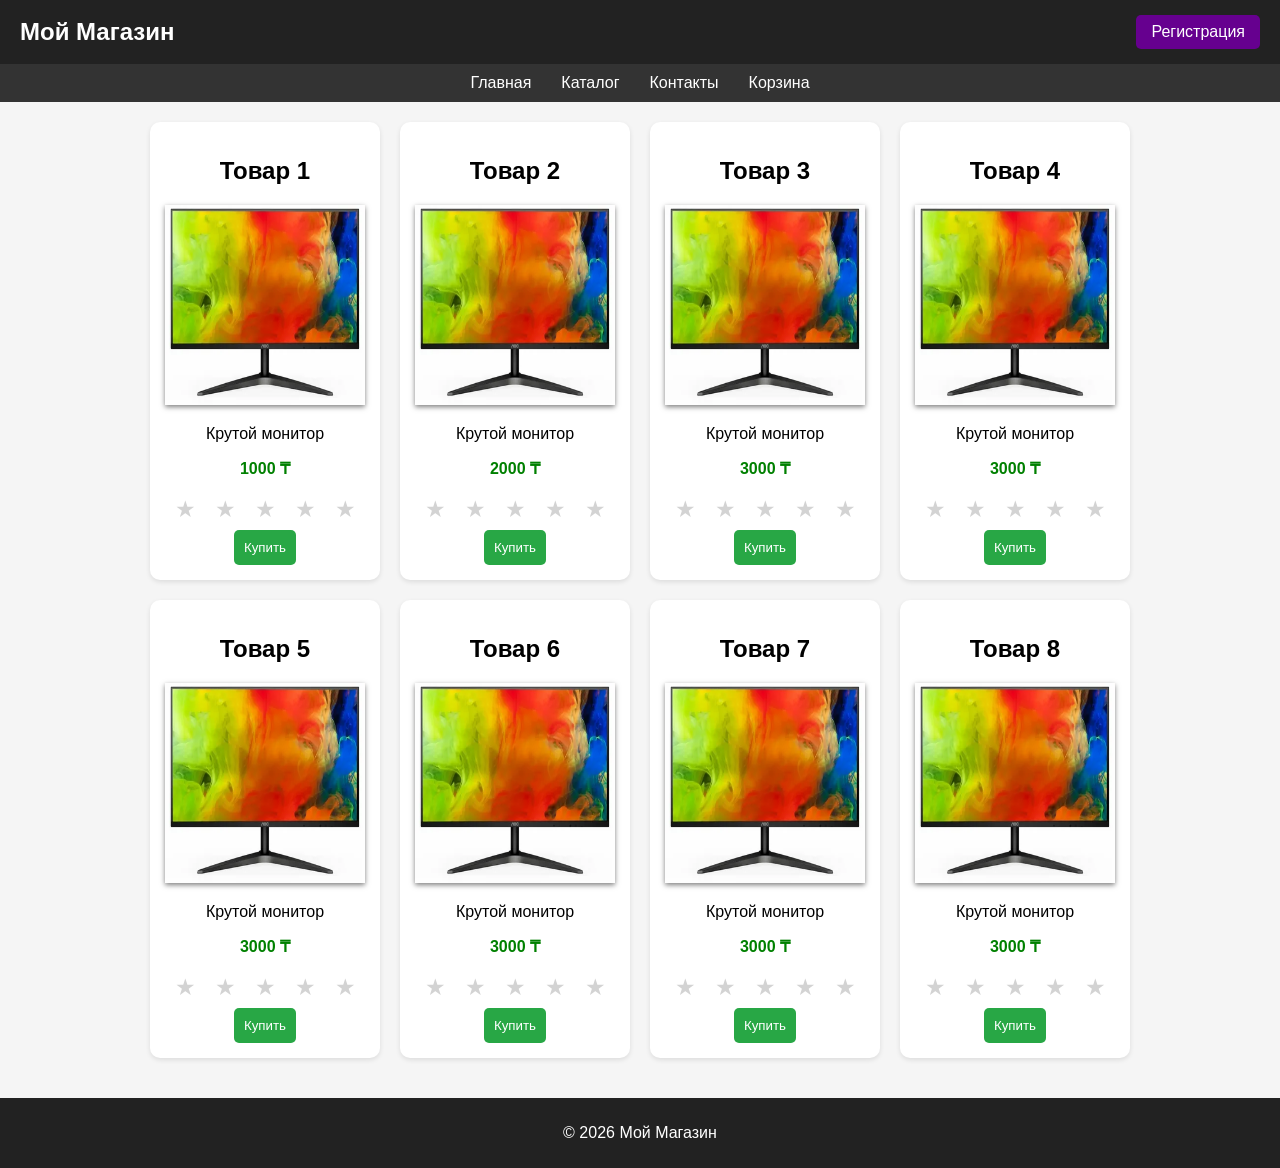
<file: index.html>
<!DOCTYPE html>
<html lang="ru">
  <head>
    <meta charset="UTF-8" />
    <title>Магазин</title>
    <link rel="stylesheet" href="style.css" />
  </head>

  <body>
    <header>
      <div class="top-bar">
        <h1>Мой Магазин</h1>
        <a href="./regit.html" class="auth">Регистрация</a>
      </div>

      <nav>
        <a href="#">Главная</a>
        <a href="#">Каталог</a>
        <a href="#">Контакты</a>
        <a href="cor.html">Корзина</a>
      </nav>
    </header>

    <main>
      <section class="products">
        <div class="card">
          <h2>Товар 1</h2>
          <img class="card-img" src="./img/i (13).webp" />
          <p>Крутой монитор</p>
          <span class="price">1000 ₸</span>
          <div class="rating-area">
            <input type="radio" id="star-5-1" name="rating-1" value="5" />
            <label for="star-5-1" title="Оценка «5»"></label>
            <input type="radio" id="star-4-1" name="rating-1" value="4" />
            <label for="star-4-1" title="Оценка «4»"></label>
            <input type="radio" id="star-3-1" name="rating-1" value="3" />
            <label for="star-3-1" title="Оценка «3»"></label>
            <input type="radio" id="star-2-1" name="rating-1" value="2" />
            <label for="star-2-1" title="Оценка «2»"></label>
            <input type="radio" id="star-1-1" name="rating-1" value="1" />
            <label for="star-1-1" title="Оценка «1»"></label>
          </div>
          <button onclick="addToCart('Товар 1', 1000)">Купить</button>
        </div>

        <div class="card">
          <h2>Товар 2</h2>
          <img class="card-img" src="./img/i (13).webp" />
          <p>Крутой монитор</p>
          <span class="price">2000 ₸</span>
          <div class="rating-area">
            <input type="radio" id="star-5-2" name="rating-2" value="5" />
            <label for="star-5-2" title="Оценка «5»"></label>
            <input type="radio" id="star-4-2" name="rating-2" value="4" />
            <label for="star-4-2" title="Оценка «4»"></label>
            <input type="radio" id="star-3-2" name="rating-2" value="3" />
            <label for="star-3-2" title="Оценка «3»"></label>
            <input type="radio" id="star-2-2" name="rating-2" value="2" />
            <label for="star-2-2" title="Оценка «2»"></label>
            <input type="radio" id="star-1-2" name="rating-2" value="1" />
            <label for="star-1-2" title="Оценка «1»"></label>
          </div>
          <button onclick="addToCart('Товар 2', 2000)">Купить</button>
        </div>

        <div class="card">
          <h2>Товар 3</h2>
          <img class="card-img" src="./img/i (13).webp" />
          <p>Крутой монитор</p>
          <span class="price">3000 ₸</span>
          <div class="rating-area">
            <input type="radio" id="star-5-3" name="rating-3" value="5" />
            <label for="star-5-3" title="Оценка «5»"></label>
            <input type="radio" id="star-4-3" name="rating-3" value="4" />
            <label for="star-4-3" title="Оценка «4»"></label>
            <input type="radio" id="star-3-3" name="rating-3" value="3" />
            <label for="star-3-3" title="Оценка «3»"></label>
            <input type="radio" id="star-2-3" name="rating-3" value="2" />
            <label for="star-2-3" title="Оценка «2»"></label>
            <input type="radio" id="star-1-3" name="rating-3" value="1" />
            <label for="star-1-3" title="Оценка «1»"></label>
          </div>
          <button onclick="addToCart('Товар 3', 3000)">Купить</button>
        </div>

        <div class="card">
          <h2>Товар 4</h2>
          <img class="card-img" src="./img/i (13).webp" />
          <p>Крутой монитор</p>
          <span class="price">3000 ₸</span>
          <div class="rating-area">
            <input type="radio" id="star-5-4" name="rating-4" value="5" />
            <label for="star-5-4" title="Оценка «5»"></label>
            <input type="radio" id="star-4-4" name="rating-4" value="4" />
            <label for="star-4-4" title="Оценка «4»"></label>
            <input type="radio" id="star-3-4" name="rating-4" value="3" />
            <label for="star-3-4" title="Оценка «3»"></label>
            <input type="radio" id="star-2-4" name="rating-4" value="2" />
            <label for="star-2-4" title="Оценка «2»"></label>
            <input type="radio" id="star-1-4" name="rating-4" value="1" />
            <label for="star-1-4" title="Оценка «1»"></label>
          </div>
          <button onclick="addToCart('Товар 4', 3000)">Купить</button>
        </div>

        <div class="card">
          <h2>Товар 5</h2>
          <img class="card-img" src="./img/i (13).webp" />
          <p>Крутой монитор</p>
          <span class="price">3000 ₸</span>
          <div class="rating-area">
            <input type="radio" id="star-5-5" name="rating-5" value="5" />
            <label for="star-5-5" title="Оценка «5»"></label>
            <input type="radio" id="star-4-5" name="rating-5" value="4" />
            <label for="star-4-5" title="Оценка «4»"></label>
            <input type="radio" id="star-3-5" name="rating-5" value="3" />
            <label for="star-3-5" title="Оценка «3»"></label>
            <input type="radio" id="star-2-5" name="rating-5" value="2" />
            <label for="star-2-5" title="Оценка «2»"></label>
            <input type="radio" id="star-1-5" name="rating-5" value="1" />
            <label for="star-1-5" title="Оценка «1»"></label>
          </div>
          <button onclick="addToCart('Товар 5', 3000)">Купить</button>
        </div>

        <div class="card">
          <h2>Товар 6</h2>
          <img class="card-img" src="./img/i (13).webp" />
          <p>Крутой монитор</p>
          <span class="price">3000 ₸</span>
          <div class="rating-area">
            <input type="radio" id="star-5-6" name="rating-6" value="5" />
            <label for="star-5-6" title="Оценка «5»"></label>
            <input type="radio" id="star-4-6" name="rating-6" value="4" />
            <label for="star-4-6" title="Оценка «4»"></label>
            <input type="radio" id="star-3-6" name="rating-6" value="3" />
            <label for="star-3-6" title="Оценка «3»"></label>
            <input type="radio" id="star-2-6" name="rating-6" value="2" />
            <label for="star-2-6" title="Оценка «2»"></label>
            <input type="radio" id="star-1-6" name="rating-6" value="1" />
            <label for="star-1-6" title="Оценка «1»"></label>
          </div>
          <button onclick="addToCart('Товар 6', 3000)">Купить</button>
        </div>

        <div class="card">
          <h2>Товар 7</h2>
          <img class="card-img" src="./img/i (13).webp" />
          <p>Крутой монитор</p>
          <span class="price">3000 ₸</span>
          <div class="rating-area">
            <input type="radio" id="star-5-7" name="rating-7" value="5" />
            <label for="star-5-7" title="Оценка «5»"></label>
            <input type="radio" id="star-4-7" name="rating-7" value="4" />
            <label for="star-4-7" title="Оценка «4»"></label>
            <input type="radio" id="star-3-7" name="rating-7" value="3" />
            <label for="star-3-7" title="Оценка «3»"></label>
            <input type="radio" id="star-2-7" name="rating-7" value="2" />
            <label for="star-2-7" title="Оценка «2»"></label>
            <input type="radio" id="star-1-7" name="rating-7" value="1" />
            <label for="star-1-7" title="Оценка «1»"></label>
          </div>
          <button onclick="addToCart('Товар 7', 3000)">Купить</button>
        </div>

        <div class="card">
          <h2>Товар 8</h2>
          <img class="card-img" src="./img/i (13).webp" />
          <p>Крутой монитор</p>
          <span class="price">3000 ₸</span>
          <div class="rating-area">
            <input type="radio" id="star-5-8" name="rating-8" value="5" />
            <label for="star-5-8" title="Оценка «5»"></label>
            <input type="radio" id="star-4-8" name="rating-8" value="4" />
            <label for="star-4-8" title="Оценка «4»"></label>
            <input type="radio" id="star-3-8" name="rating-8" value="3" />
            <label for="star-3-8" title="Оценка «3»"></label>
            <input type="radio" id="star-2-8" name="rating-8" value="2" />
            <label for="star-2-8" title="Оценка «2»"></label>
            <input type="radio" id="star-1-8" name="rating-8" value="1" />
            <label for="star-1-8" title="Оценка «1»"></label>
          </div>
          <button onclick="addToCart('Товар 8', 3000)">Купить</button>
        </div>
      </section>
    </main>

    <footer>
      <p>© 2026 Мой Магазин</p>
    </footer>
    <script src="scipt.js"></script>
    <script src="assets.js"></script>
  </body>
</html>
</file>
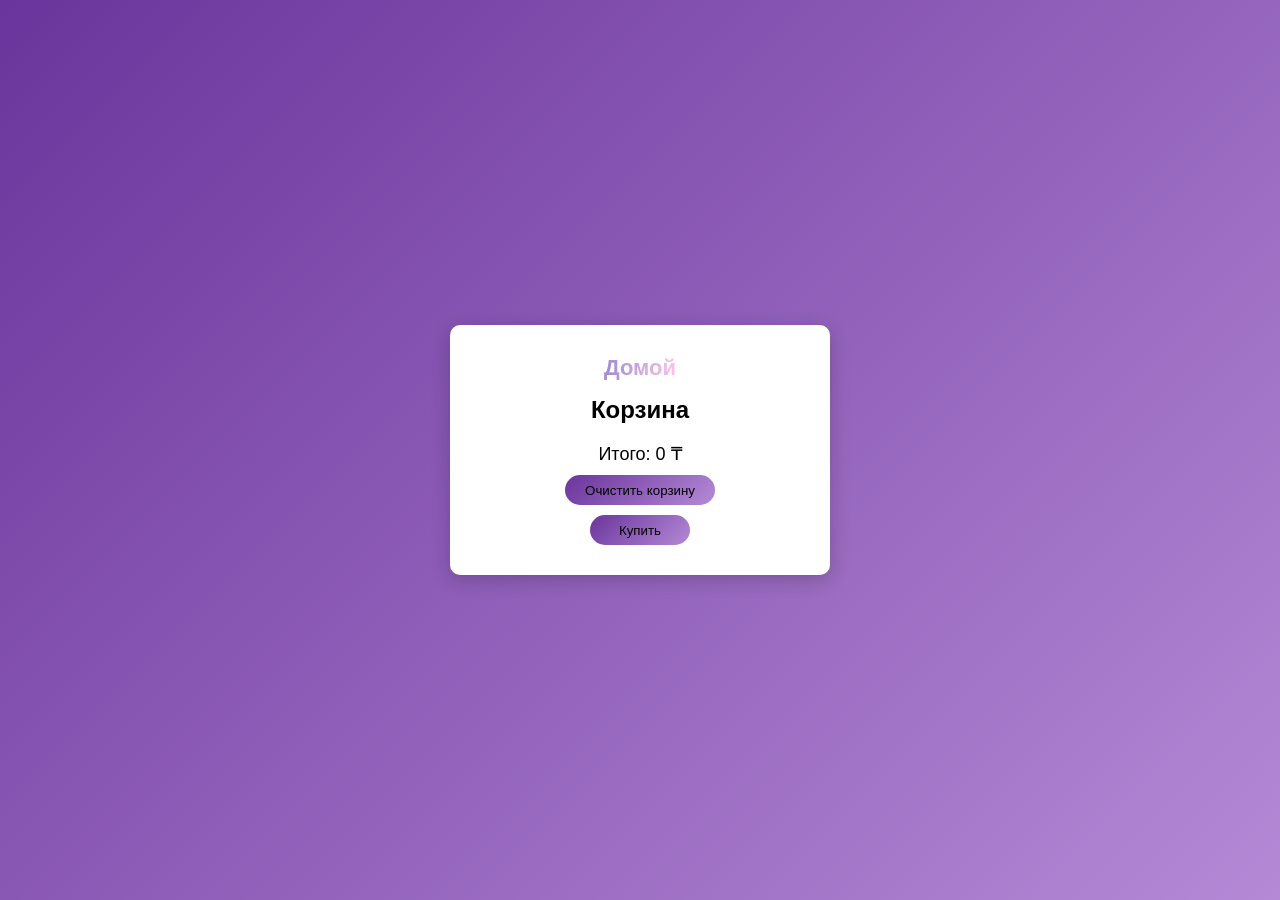
<file: cor.html>
<!DOCTYPE html>
    <html lang="ru">

    <head>
        <meta charset="UTF-8">
        <title>Корзина</title>
        <link rel="stylesheet" href="cor.css">
        <link rel="stylesheet" href="regit.css">
    </head>

    <body>

        <div class="container">
            <div class="cart">

                <a class="resit-item" href="./index.html">Домой</a>

                <h2 class="title">Корзина</h2>

                <div id="cart-items"></div>

                <div class="total" id="total"></div>

                <button onclick="clearCart()" class="btn-clear">Очистить корзину</button>
                <br>
                <button class="btn-cor">Купить</button>

            </div>
        </div>

            <script src="scipt.js"></script>
    </body>
    </html>
</file>
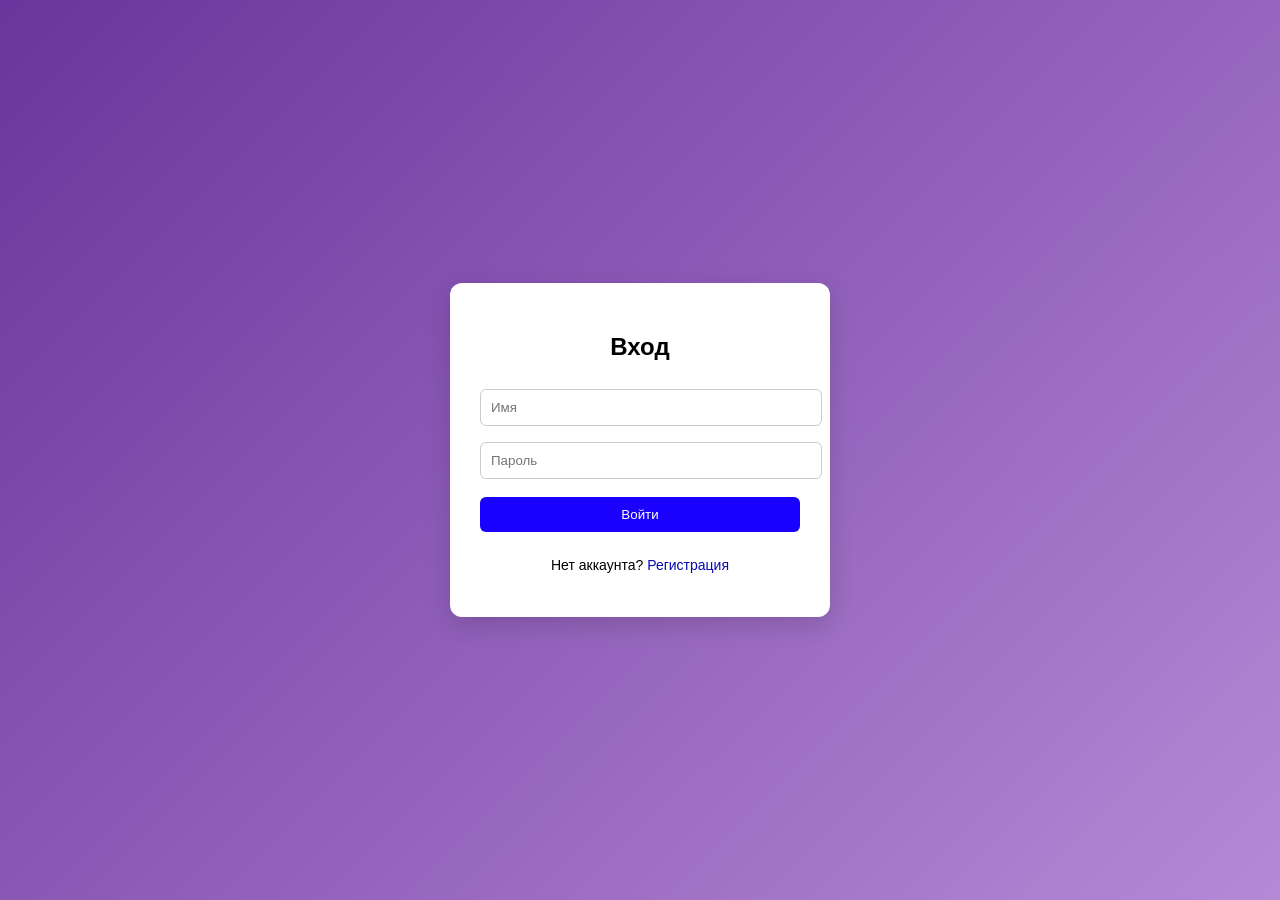
<file: login.html>
<!DOCTYPE html>
<html lang="ru">
<head>
    <meta charset="UTF-8">
    <title>Вход</title>
    <link rel="stylesheet" href="./regit.css">
</head>
<body>

<div class="container">

    <form id="loginForm" class="register-form">

        <h2>Вход</h2>

        <input type="text" id="loginUsername" placeholder="Имя" required>
        <input type="password" id="loginPassword" placeholder="Пароль" required>

        <button type="submit">Войти</button>

        <p id="loginMessage"></p>

        <p>
            Нет аккаунта? 
            <a href="regit.html">Регистрация</a>
        </p>

    </form>

</div>

<script src="scipt.js"></script>
</body>
</html>
</file>
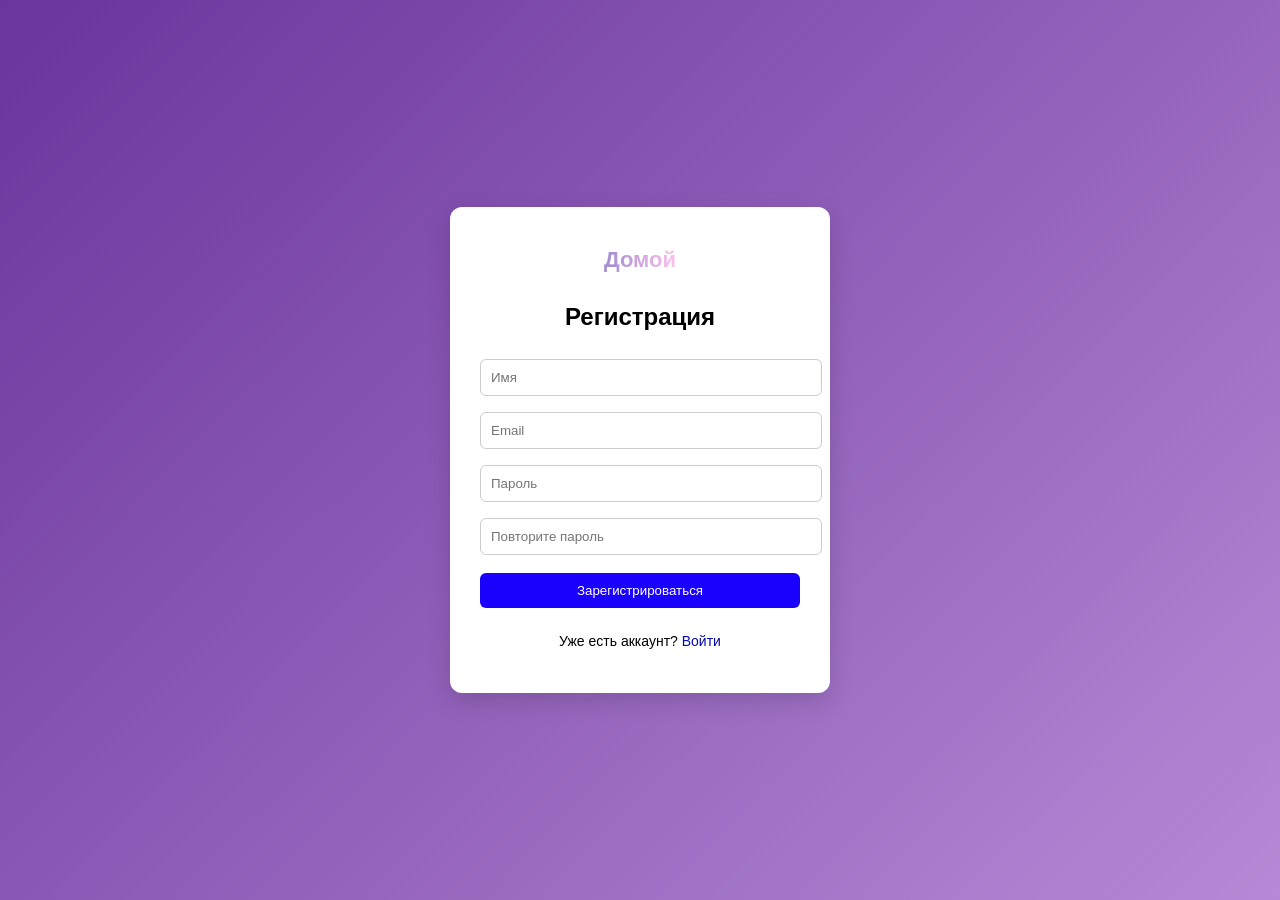
<file: regit.html>
<!DOCTYPE html>
<html lang="ru">
<head>
    <meta charset="UTF-8">
    <title>Регистрация</title>
    <link rel="stylesheet" href="./regit.css">
</head>
<body>

<div class="container">
   <form id="regForm" class="register-form">
    <a class="resit-item" href="./index.html">Домой</a>
    <h2>Регистрация</h2>

    <input type="text" id="username" placeholder="Имя" required>
    <input type="email" id="email" placeholder="Email" required>
    <input type="password" id="password" placeholder="Пароль" required>
    <input type="password" id="confirmPassword" placeholder="Повторите пароль" required>

    <button type="submit">Зарегистрироваться</button>

    <p id="message"></p>

    <p>Уже есть аккаунт? <a href="login.html">Войти</a></p>
</form>
</div>

<script src="scipt.js"></script>
</body>
</html>
</file>
<file: style.css>
body {
    margin: 0;
    font-family: Arial, sans-serif;
    background: #f5f5f5;
}

header {
    background: #222;
    color: white;
}

.top-bar {
    display: flex;
    justify-content: space-between;
    align-items: center;
    padding: 15px 20px;
}

.top-bar h1 {
    margin: 0;
    font-size: 24px;
}

.auth {
    background: rgb(102, 0, 143);
    color: white;
    padding: 8px 15px;
    text-decoration: none;
    border-radius: 5px;
}


nav {
    display: flex;
    justify-content: center;
    padding: 10px;
    background: #333;
}

nav a {
    color: white;
    margin: 0 15px;
    text-decoration: none;
}

.products {
    display: flex;
    justify-content: center;
    gap: 20px;
    padding: 20px;
    flex-wrap: wrap;
    width: 1000px;
    margin: 0 auto;
}

.card {
    background: white;
    padding: 15px;
    border-radius: 10px;
    width: 200px;
    text-align: center;
    box-shadow: 0 2px 5px rgba(0,0,0,0.1);
}

.card-img{
    width: 200px;
    height: 200px;
    box-shadow: 0 2px 5px rgba(0,0,0,0.5);
}

.price {
    display: block;
    margin: 10px 0;
    font-weight: bold;
    color: green;
}

button {
    background: #28a745;
    color: white;
    border: none;
    padding: 10px;
    border-radius: 5px;
    cursor: pointer;
}

button:hover {
    background: #218838;
}

footer {
    text-align: center;
    padding: 10px;
    background: #222;
    color: white;
    margin-top: 20px;
}

.rating-area {
  overflow: hidden;
  width: 200px;
  margin: 0 auto;
}
.rating-area:not(:checked) > input {
  display: none;
}
.rating-area:not(:checked) > label {
  float: right;
  width: 30px;
  padding: 5px;
  cursor: pointer;
  font-size: 23px;
  line-height: 32px;
  color: lightgrey;
}
.rating-area:not(:checked) > label:before {
  content: '★';
}
.rating-area > input:checked ~ label {
  color: gold;
}
.rating-area:not(:checked) > label:hover,
.rating-area:not(:checked) > label:hover ~ label {
  color: gold;
}
</file>
<file: cor.css>
body {
    margin: 0;
    font-family: Arial, sans-serif;
    background: linear-gradient(135deg, #6a359c 0%, #b589d6 100%);
    height: 100vh;
}


.container {
    display: flex;
    justify-content: center;
    align-items: center;
    height: 100%;
    min-height: 400px;
}


.cart {
    background: white;
    padding: 30px;
    border-radius: 10px;
    width: 320px;
    box-shadow: 0 5px 20px rgba(0,0,0,0.2);
    text-align: center;
}

.back {
    display: inline-block;
    margin-bottom: 5px;
    text-decoration: none;
    color: black;
    font-size: 18px;
}


.cart-item {
    display: flex;
    justify-content: space-between;
    margin: 10px 0;
    padding: 10px;
    border-bottom: 1px solid #ddd;
}

.title{
    margin-top: 5px;
}


.total {
    margin-top: 15px;
    font-size: 18px;
}


.checkout {
    width: 100%;
    padding: 10px;
    background: #1900ff;
    color: white;
    border: none;
    border-radius: 5px;
    margin-top: 15px;
    cursor: pointer;
}

.checkout:hover {
    background: #cc00b1;
}

.btn-cor{
    margin-top: 10px;
    background: linear-gradient(135deg, #6a359c 0%, #b589d6 100%);
    border: none; 
    border-radius: 20px;
    width: 100px;
    height: 30px;
}

.btn-clear{
    margin-top: 10px;
    background: linear-gradient(135deg, #6a359c 0%, #b589d6 100%);
    border: none; 
    border-radius: 20px;
    width: 150px;
    height: 30px;
}
</file>
<file: regit.css>
body {
    margin: 0;
    font-family: Arial, sans-serif;
    background: linear-gradient(135deg, #6a359c 0%, #b589d6 100%);
    height: 100vh;
}

/* Центрирование формы */
.container {
    display: flex;
    justify-content: center;
    align-items: center;
    height: 100%;
}

/* Кнопка "Домой" */
.resit-item {
    display: inline-block;
    margin-bottom: 10px;
    text-decoration: none;
    font-size: 22px;
    font-weight: bold;

    background: linear-gradient(90deg, #a18cd1 0%, #fbc2eb 100%);
    -webkit-background-clip: text;
    background-clip: text;
    -webkit-text-fill-color: transparent;
}

/* Форма */
.register-form {
    background: white;
    padding: 30px;
    border-radius: 12px;
    width: 320px;
    box-shadow: 0 8px 25px rgba(0,0,0,0.15);
    text-align: center;
}

/* Заголовок */
.register-form h2 {
    margin-bottom: 20px;
}

/* Поля ввода */
.register-form input {
    width: 100%;
    padding: 10px;
    margin: 8px 0;
    border: 1px solid #ccc;
    border-radius: 6px;
    transition: 0.2s;
}

/* Эффект фокуса */
.register-form input:focus {
    border-color: #6a359c;
    outline: none;
}

/* Кнопка */
.register-form button {
    width: 100%;
    padding: 10px;
    background: #1900ff;
    color: white;
    border: none;
    border-radius: 6px;
    cursor: pointer;
    margin-top: 10px;
    transition: 0.3s;
}

.register-form button:hover {
    background: #cc00b1;
}

/* Текст под формой */
.register-form p {
    margin-top: 15px;
    font-size: 14px;
}

/* Ссылки */
.register-form a {
    color: rgb(6, 9, 177);
    text-decoration: none;
}

/* Сообщение об ошибке / успехе */
#message {
    margin-top: 10px;
    font-size: 14px;
    color: red;
}

.register-form a {
    display: inline-block;
    margin-top: 10px;
    transition: 0.2s;
}

.register-form a:hover {
    opacity: 0.7;
}
</file>
